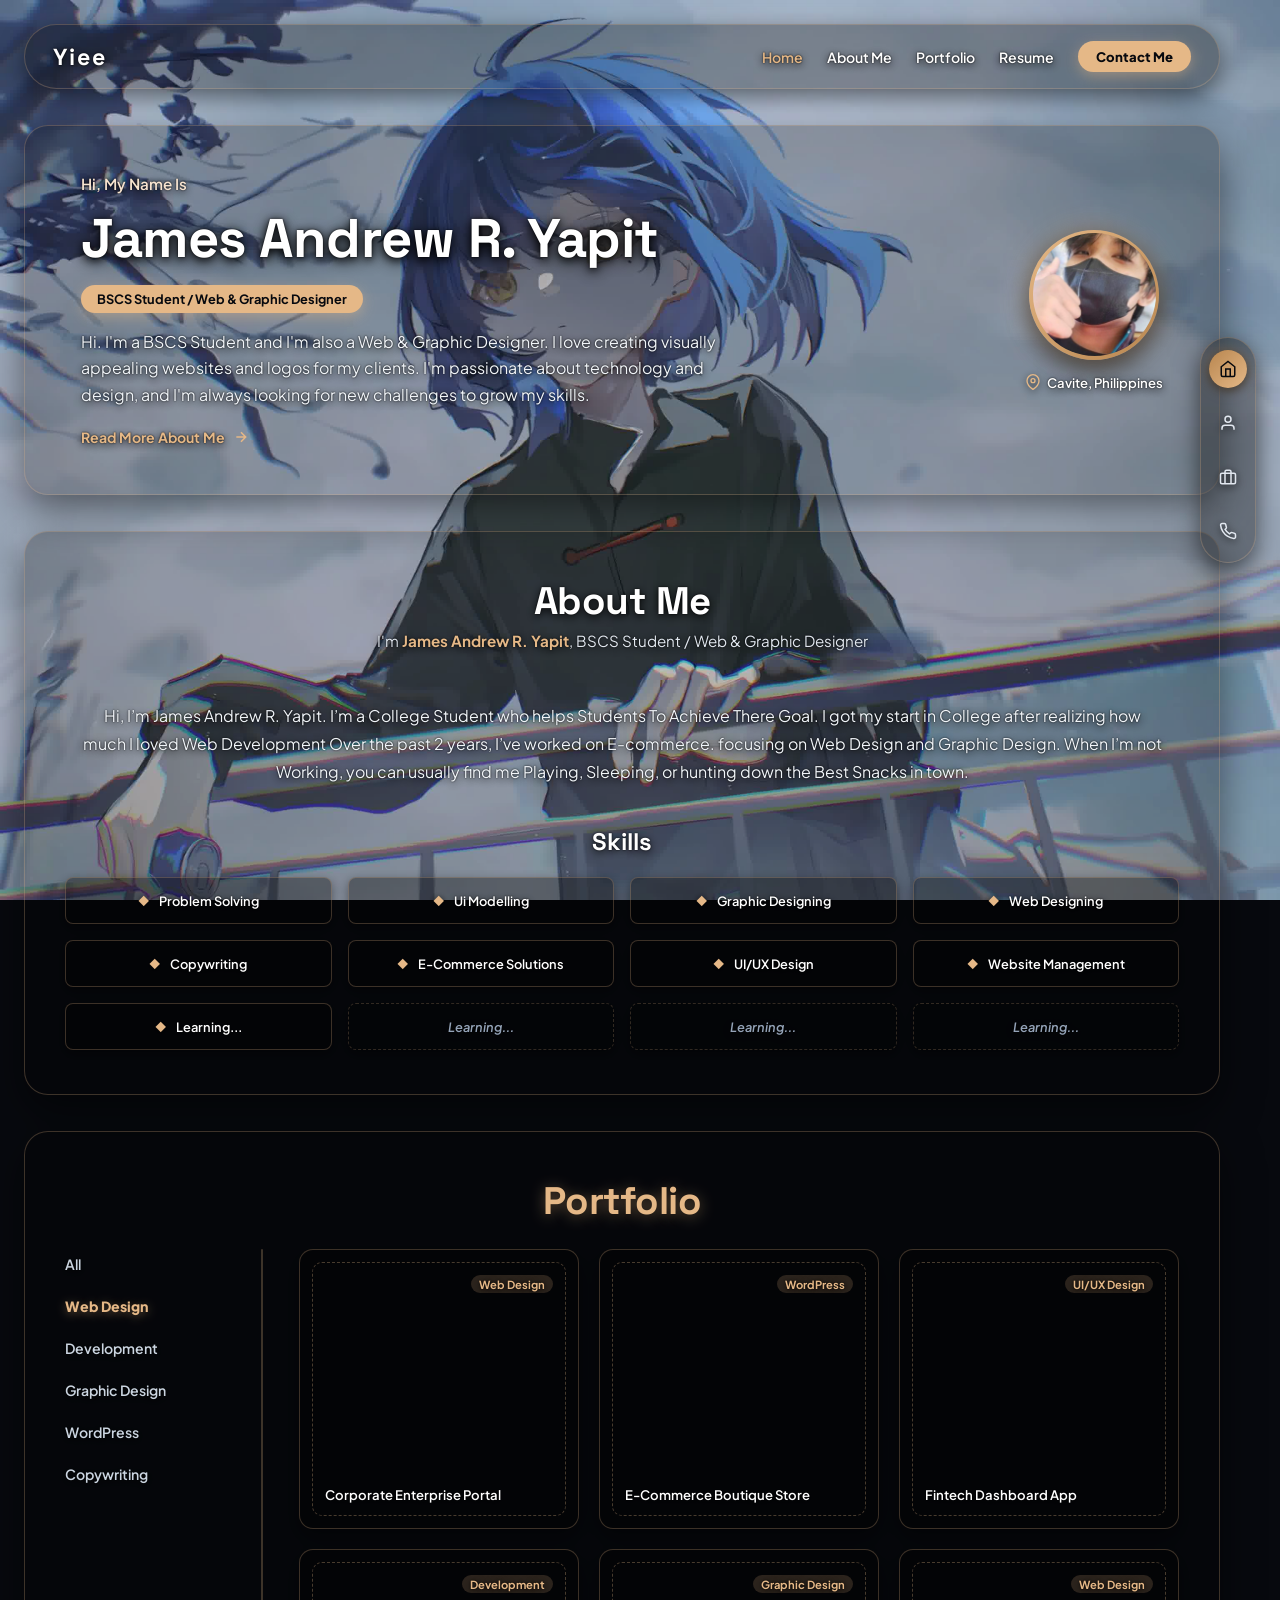
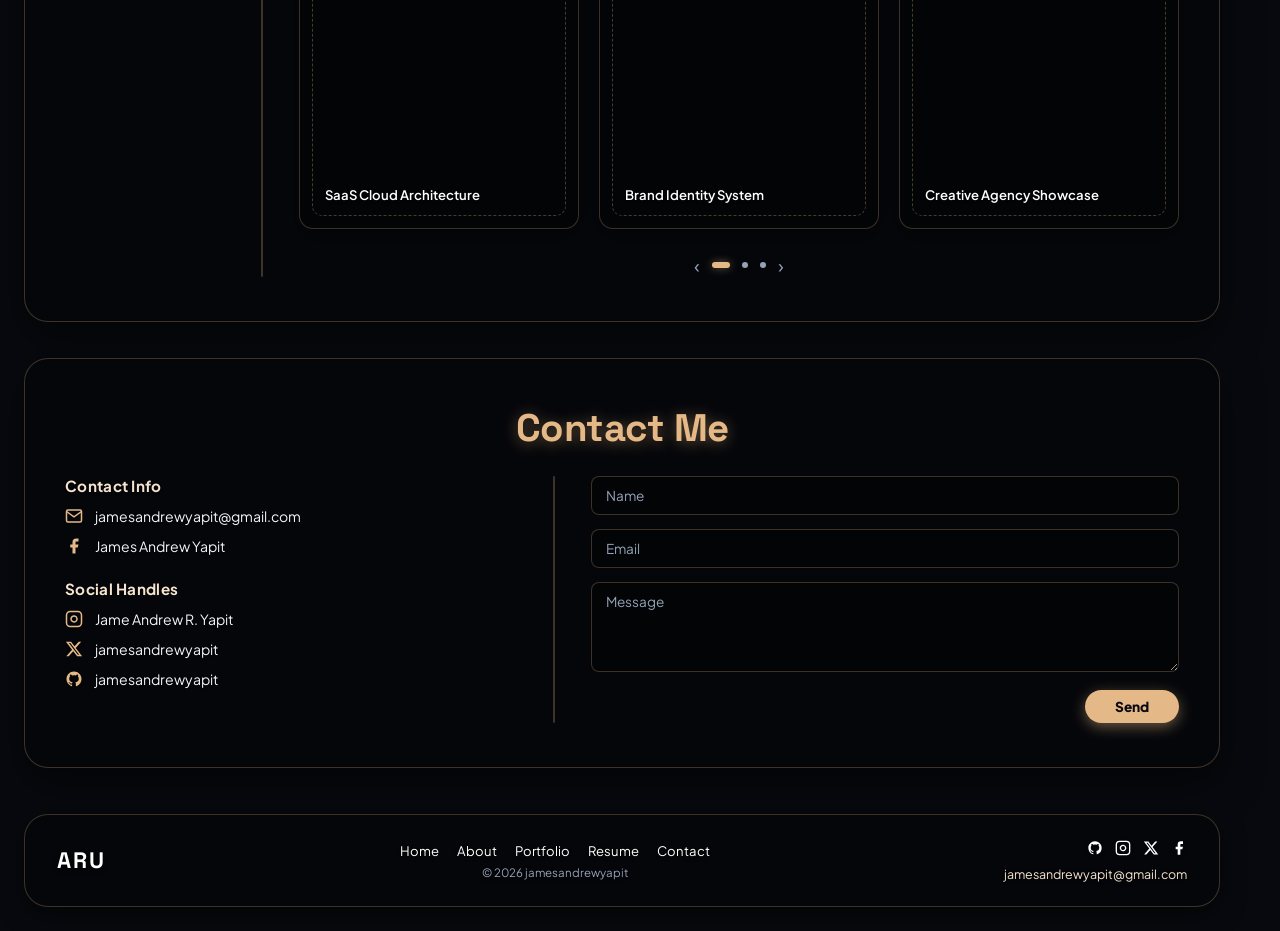
<file: index.html>
<!DOCTYPE html>
<html lang="en">

<head>
  <meta charset="UTF-8" />
  <meta name="viewport" content="width=device-width, initial-scale=1.0, maximum-scale=1.0, user-scalable=no" />
  <title>Website Portfolio</title>
  <link rel="preconnect" href="https://fonts.googleapis.com">
  <link rel="preconnect" href="https://fonts.gstatic.com" crossorigin>
  <link
    href="https://fonts.googleapis.com/css2?family=Plus+Jakarta+Sans:wght@300;400;500;600;700;800&family=Space+Grotesk:wght@500;600;700;800&display=swap"
    rel="stylesheet">
  <link rel="stylesheet" href="style.css" />
</head>

<body>
  <!-- Fixed Scroll Animation Canvas (Background) -->
  <canvas id="canvas"></canvas>

  <!-- Floating Right Quick Navigation Dock -->
  <nav class="floating-side-nav" aria-label="Quick Navigation">
    <a href="#hero" class="side-nav-item active" title="Home" aria-label="Home">
      <svg viewBox="0 0 24 24" width="18" height="18" fill="none" stroke="currentColor" stroke-width="2">
        <path d="M3 9l9-7 9 7v11a2 2 0 0 1-2 2H5a2 2 0 0 1-2-2z" />
        <polyline points="9 22 9 12 15 12 15 22" />
      </svg>
    </a>
    <a href="#about" class="side-nav-item" title="About & Skills" aria-label="About & Skills">
      <svg viewBox="0 0 24 24" width="18" height="18" fill="none" stroke="currentColor" stroke-width="2">
        <path d="M20 21v-2a4 4 0 0 0-4-4H8a4 4 0 0 0-4 4v2" />
        <circle cx="12" cy="7" r="4" />
      </svg>
    </a>
    <a href="#portfolio" class="side-nav-item" title="Portfolio" aria-label="Portfolio">
      <svg viewBox="0 0 24 24" width="18" height="18" fill="none" stroke="currentColor" stroke-width="2">
        <rect x="2" y="7" width="20" height="14" rx="2" ry="2" />
        <path d="M16 21V5a2 2 0 0 0-2-2h-4a2 2 0 0 0-2 2v16" />
      </svg>
    </a>
    <a href="#contact" class="side-nav-item" title="Contact Me" aria-label="Contact Me">
      <svg viewBox="0 0 24 24" width="18" height="18" fill="none" stroke="currentColor" stroke-width="2">
        <path
          d="M22 16.92v3a2 2 0 0 1-2.18 2 19.79 19.79 0 0 1-8.63-3.07 19.5 19.5 0 0 1-6-6 19.79 19.79 0 0 1-3.07-8.67A2 2 0 0 1 4.11 2h3a2 2 0 0 1 2 1.72 12.84 12.84 0 0 0 .7 2.81 2 2 0 0 1-.45 2.11L8.09 9.91a16 16 0 0 0 6 6l1.27-1.27a2 2 0 0 1 2.11-.45 12.84 12.84 0 0 0 2.81.7A2 2 0 0 1 22 16.92z" />
      </svg>
    </a>
  </nav>

  <!-- Scrollable Content Wrapper -->
  <div id="scroll-track">
    <div class="content-container">

      <!-- TOP NAVBAR -->
      <header class="navbar-wrapper">
        <a href="#hero" class="brand-logo">Yiee</a>
        <nav class="nav-links">
          <a href="#hero" class="nav-link active">Home</a>
          <a href="#about" class="nav-link">About Me</a>
          <a href="#portfolio" class="nav-link">Portfolio</a>
          <a href="resume.html" class="nav-link">Resume</a>
          <a href="#contact" class="nav-btn-contact">Contact Me</a>
        </nav>
      </header>

      <!-- SECTION 1: HERO SECTION -->
      <section class="section-card hero-section" id="hero">
        <div class="hero-left-content">
          <p class="hero-greeting">Hi, My Name Is</p>
          <h1 class="hero-title">James Andrew R. Yapit</h1>
          <div class="hero-badge">
            <span>BSCS Student / Web & Graphic Designer</span>
          </div>
          <p class="hero-bio">
            Hi. I'm a BSCS Student and I'm also a Web & Graphic Designer. I love creating visually appealing
            websites and logos for my clients. I'm passionate about technology and design, and I'm always looking for
            new challenges to grow my skills.
          </p>
          <a href="#about" class="hero-cta-link">
            <span>Read More About Me</span>
            <svg viewBox="0 0 24 24" width="16" height="16" fill="none" stroke="currentColor" stroke-width="2.2">
              <path d="M5 12h14M12 5l7 7-7 7" />
            </svg>
          </a>
        </div>

        <div class="hero-right-content">
          <div class="profile-glow-ring">
            <img src="profile.jpg?v=2" alt="James Andrew Yapit" class="profile-photo" />
          </div>
          <div class="location-tag">
            <svg viewBox="0 0 24 24" width="16" height="16" fill="none" stroke="currentColor" stroke-width="2">
              <path d="M21 10c0 7-9 13-9 13s-9-6-9-13a9 9 0 0 1 18 0z" />
              <circle cx="12" cy="10" r="3" />
            </svg>
            <span>Cavite, Philippines</span>
          </div>
        </div>
      </section>

      <!-- SECTION 2: ABOUT ME & SKILLS -->
      <section class="section-card about-section" id="about">
        <div class="section-header">
          <h2 class="section-title">About Me</h2>
          <p class="section-subtitle">
            I'm <span class="highlight-gold">James Andrew R. Yapit</span>, BSCS Student / Web & Graphic Designer
          </p>
        </div>

        <p class="about-description">
          Hi, I’m James Andrew R. Yapit. I’m a College Student who helps Students To Achieve There Goal.
          I got my start in College after realizing how much I loved Web Development Over the past 2 years, I’ve
          worked on E-commerce. focusing on Web Design and Graphic Design.
          When I’m not Working, you can usually find me Playing, Sleeping, or hunting down the Best Snacks in town.
        </p>

        <!-- SKILLS SUBSECTION -->
        <div class="skills-block">
          <h3 class="skills-heading">Skills</h3>

          <div class="skills-grid">
            <!-- Row 1 -->
            <div class="skill-badge">
              <span class="skill-icon">◆</span>
              <span class="skill-text">Problem Solving</span>
            </div>
            <div class="skill-badge">
              <span class="skill-icon">◆</span>
              <span class="skill-text">Ui Modelling</span>
            </div>
            <div class="skill-badge">
              <span class="skill-icon">◆</span>
              <span class="skill-text">Graphic Designing</span>
            </div>
            <div class="skill-badge">
              <span class="skill-icon">◆</span>
              <span class="skill-text">Web Designing</span>
            </div>

            <!-- Row 2 -->
            <div class="skill-badge">
              <span class="skill-icon">◆</span>
              <span class="skill-text">Copywriting</span>
            </div>
            <div class="skill-badge">
              <span class="skill-icon">◆</span>
              <span class="skill-text">E-Commerce Solutions</span>
            </div>
            <div class="skill-badge">
              <span class="skill-icon">◆</span>
              <span class="skill-text">UI/UX Design</span>
            </div>
            <div class="skill-badge">
              <span class="skill-icon">◆</span>
              <span class="skill-text">Website Management</span>
            </div>

            <!-- Row 3 -->
            <div class="skill-badge">
              <span class="skill-icon">◆</span>
              <span class="skill-text">Learning...</span>
            </div>
            <div class="skill-badge skill-learning">
              <span class="skill-text">Learning...</span>
            </div>
            <div class="skill-badge skill-learning">
              <span class="skill-text">Learning...</span>
            </div>
            <div class="skill-badge skill-learning">
              <span class="skill-text">Learning...</span>
            </div>
          </div>
        </div>
      </section>

      <!-- SECTION 3: PORTFOLIO -->
      <section class="section-card portfolio-section" id="portfolio">
        <div class="section-header">
          <h2 class="section-title text-gold">Portfolio</h2>
        </div>

        <div class="portfolio-container">
          <!-- Filter Categories Sidebar -->
          <div class="portfolio-categories">
            <button class="category-btn" data-category="all">All</button>
            <button class="category-btn active" data-category="web-design">Web Design</button>
            <button class="category-btn" data-category="development">Development</button>
            <button class="category-btn" data-category="graphic-design">Graphic Design</button>
            <button class="category-btn" data-category="wordpress">WordPress</button>
            <button class="category-btn" data-category="copywriting">Copywriting</button>
          </div>

          <!-- Divider -->
          <div class="category-divider"></div>

          <!-- Project Showcase Grid (6 Cards) -->
          <div class="portfolio-grid-wrapper">
            <div class="portfolio-grid">
              <div class="project-card">
                <div class="project-card-inner">
                  <div class="project-preview-mockup">
                    <span class="project-tag">Web Design</span>
                  </div>
                  <div class="project-details">
                    <h4 class="project-title">Corporate Enterprise Portal</h4>
                  </div>
                </div>
              </div>

              <div class="project-card">
                <div class="project-card-inner">
                  <div class="project-preview-mockup">
                    <span class="project-tag">WordPress</span>
                  </div>
                  <div class="project-details">
                    <h4 class="project-title">E-Commerce Boutique Store</h4>
                  </div>
                </div>
              </div>

              <div class="project-card">
                <div class="project-card-inner">
                  <div class="project-preview-mockup">
                    <span class="project-tag">UI/UX Design</span>
                  </div>
                  <div class="project-details">
                    <h4 class="project-title">Fintech Dashboard App</h4>
                  </div>
                </div>
              </div>

              <div class="project-card">
                <div class="project-card-inner">
                  <div class="project-preview-mockup">
                    <span class="project-tag">Development</span>
                  </div>
                  <div class="project-details">
                    <h4 class="project-title">SaaS Cloud Architecture</h4>
                  </div>
                </div>
              </div>

              <div class="project-card">
                <div class="project-card-inner">
                  <div class="project-preview-mockup">
                    <span class="project-tag">Graphic Design</span>
                  </div>
                  <div class="project-details">
                    <h4 class="project-title">Brand Identity System</h4>
                  </div>
                </div>
              </div>

              <div class="project-card">
                <div class="project-card-inner">
                  <div class="project-preview-mockup">
                    <span class="project-tag">Web Design</span>
                  </div>
                  <div class="project-details">
                    <h4 class="project-title">Creative Agency Showcase</h4>
                  </div>
                </div>
              </div>
            </div>

            <!-- Pagination Dots Indicator -->
            <div class="portfolio-pagination">
              <span class="pagination-arrow">&lsaquo;</span>
              <span class="pagination-dot active"></span>
              <span class="pagination-dot"></span>
              <span class="pagination-dot"></span>
              <span class="pagination-arrow">&rsaquo;</span>
            </div>
          </div>
        </div>
      </section>

      <!-- SECTION 4: CONTACT ME -->
      <section class="section-card contact-section" id="contact">
        <div class="section-header">
          <h2 class="section-title text-gold">Contact Me</h2>
        </div>

        <div class="contact-grid">
          <!-- Left Column: Info & Handles -->
          <div class="contact-info-col">
            <div class="info-group">
              <h3 class="info-heading">Contact Info</h3>
              <a href="mailto:jamesandrewyapit@gmai.com" class="info-item">
                <svg viewBox="0 0 24 24" width="18" height="18" fill="none" stroke="currentColor" stroke-width="2">
                  <path d="M4 4h16c1.1 0 2 .9 2 2v12c0 1.1-.9 2-2 2H4c-1.1 0-2-.9-2-2V6c0-1.1.9-2 2-2z" />
                  <polyline points="22,6 12,13 2,6" />
                </svg>
                <span>jamesandrewyapit@gmail.com</span>
              </a>
              <a href="https://facebook.com" target="_blank" rel="noopener noreferrer" class="info-item">
                <svg viewBox="0 0 24 24" width="18" height="18" fill="currentColor">
                  <path d="M18 2h-3a5 5 0 0 0-5 5v3H7v4h3v8h4v-8h3l1-4h-4V7a1 1 0 0 1 1-1h3z" />
                </svg>
                <span>James Andrew Yapit</span>
              </a>
            </div>

            <div class="info-group">
              <h3 class="info-heading">Social Handles</h3>
              <a href="https://instagram.com" target="_blank" rel="noopener noreferrer" class="info-item">
                <svg viewBox="0 0 24 24" width="18" height="18" fill="none" stroke="currentColor" stroke-width="2">
                  <rect x="2" y="2" width="20" height="20" rx="5" ry="5" />
                  <path d="M16 11.37A4 4 0 1 1 12.63 8 4 4 0 0 1 16 11.37z" />
                  <line x1="17.5" y1="6.5" x2="17.51" y2="6.5" />
                </svg>
                <span>Jame Andrew R. Yapit</span>
              </a>
              <a href="https://twitter.com" target="_blank" rel="noopener noreferrer" class="info-item">
                <svg viewBox="0 0 24 24" width="18" height="18" fill="currentColor">
                  <path
                    d="M18.244 2.25h3.308l-7.227 8.26 8.502 11.24H16.17l-5.214-6.817L4.99 21.75H1.68l7.73-8.835L1.254 2.25H8.08l4.713 6.231zm-1.161 17.52h1.833L7.084 4.126H5.117z" />
                </svg>
                <span>jamesandrewyapit</span>
              </a>
              <a href="https://github.com" target="_blank" rel="noopener noreferrer" class="info-item">
                <svg viewBox="0 0 24 24" width="18" height="18" fill="currentColor">
                  <path fill-rule="evenodd" clip-rule="evenodd"
                    d="M12 2C6.477 2 2 6.484 2 12.017c0 4.425 2.865 8.18 6.839 9.504.5.092.682-.217.682-.483 0-.237-.008-.868-.013-1.703-2.782.605-3.369-1.343-3.369-1.343-.454-1.158-1.11-1.466-1.11-1.466-.908-.62.069-.608.069-.608 1.003.07 1.53 1.032 1.53 1.032.892 1.53 2.341 1.088 2.91.832.092-.647.35-1.088.636-1.338-2.22-.253-4.555-1.113-4.555-4.951 0-1.093.39-1.988 1.029-2.688-.103-.253-.446-1.272.098-2.65 0 0 .84-.27 2.75 1.026A9.564 9.564 0 0112 6.844c.85.004 1.705.115 2.504.337 1.909-1.296 2.747-1.027 2.747-1.027.546 1.379.202 2.398.1 2.651.64.7 1.028 1.595 1.028 2.688 0 3.848-2.339 4.695-4.566 4.943.359.309.678.92.678 1.855 0 1.338-.012 2.419-.012 2.747 0 .268.18.58.688.482A10.019 10.019 0 0022 12.017C22 6.484 17.522 2 12 2z" />
                </svg>
                <span>jamesandrewyapit</span>
              </a>
            </div>
          </div>

          <!-- Vertical Split Line -->
          <div class="contact-divider"></div>

          <!-- Right Column: Interactive Form -->
          <form class="contact-form" id="contact-form"
            onsubmit="event.preventDefault(); alert('Message sent successfully!');">
            <div class="form-group">
              <label for="name" class="visually-hidden">Name</label>
              <input type="text" id="name" name="name" placeholder="Name" required class="form-input" />
            </div>

            <div class="form-group">
              <label for="email" class="visually-hidden">Email</label>
              <input type="email" id="email" name="email" placeholder="Email" required class="form-input" />
            </div>

            <div class="form-group">
              <label for="message" class="visually-hidden">Message</label>
              <textarea id="message" name="message" rows="4" placeholder="Message" required
                class="form-input form-textarea"></textarea>
            </div>

            <button type="submit" class="form-submit-btn">Send</button>
          </form>
        </div>
      </section>

      <!-- FOOTER -->
      <footer class="footer-wrapper">
        <div class="footer-left">
          <span class="footer-logo">ARU</span>
        </div>

        <div class="footer-center">
          <div class="footer-nav">
            <a href="#hero">Home</a>
            <a href="#about">About</a>
            <a href="#portfolio">Portfolio</a>
            <a href="resume.html">Resume</a>
            <a href="#contact">Contact</a>
          </div>
          <p class="footer-copyright">&copy; 2026 jamesandrewyapit</p>
        </div>

        <div class="footer-right">
          <div class="footer-social-icons">
            <a href="https://github.com" aria-label="GitHub" class="footer-social-link">
              <svg viewBox="0 0 24 24" width="16" height="16" fill="currentColor">
                <path fill-rule="evenodd" clip-rule="evenodd"
                  d="M12 2C6.477 2 2 6.484 2 12.017c0 4.425 2.865 8.18 6.839 9.504.5.092.682-.217.682-.483 0-.237-.008-.868-.013-1.703-2.782.605-3.369-1.343-3.369-1.343-.454-1.158-1.11-1.466-1.11-1.466-.908-.62.069-.608.069-.608 1.003.07 1.53 1.032 1.53 1.032.892 1.53 2.341 1.088 2.91.832.092-.647.35-1.088.636-1.338-2.22-.253-4.555-1.113-4.555-4.951 0-1.093.39-1.988 1.029-2.688-.103-.253-.446-1.272.098-2.65 0 0 .84-.27 2.75 1.026A9.564 9.564 0 0112 6.844c.85.004 1.705.115 2.504.337 1.909-1.296 2.747-1.027 2.747-1.027.546 1.379.202 2.398.1 2.651.64.7 1.028 1.595 1.028 2.688 0 3.848-2.339 4.695-4.566 4.943.359.309.678.92.678 1.855 0 1.338-.012 2.419-.012 2.747 0 .268.18.58.688.482A10.019 10.019 0 0022 12.017C22 6.484 17.522 2 12 2z" />
              </svg>
            </a>
            <a href="https://instagram.com" aria-label="Instagram" class="footer-social-link">
              <svg viewBox="0 0 24 24" width="16" height="16" fill="none" stroke="currentColor" stroke-width="2">
                <rect x="2" y="2" width="20" height="20" rx="5" ry="5" />
                <path d="M16 11.37A4 4 0 1 1 12.63 8 4 4 0 0 1 16 11.37z" />
                <line x1="17.5" y1="6.5" x2="17.51" y2="6.5" />
              </svg>
            </a>
            <a href="https://twitter.com" aria-label="Twitter" class="footer-social-link">
              <svg viewBox="0 0 24 24" width="16" height="16" fill="currentColor">
                <path
                  d="M18.244 2.25h3.308l-7.227 8.26 8.502 11.24H16.17l-5.214-6.817L4.99 21.75H1.68l7.73-8.835L1.254 2.25H8.08l4.713 6.231zm-1.161 17.52h1.833L7.084 4.126H5.117z" />
              </svg>
            </a>
            <a href="https://facebook.com" aria-label="Facebook" class="footer-social-link">
              <svg viewBox="0 0 24 24" width="16" height="16" fill="currentColor">
                <path d="M18 2h-3a5 5 0 0 0-5 5v3H7v4h3v8h4v-8h3l1-4h-4V7a1 1 0 0 1 1-1h3z" />
              </svg>
            </a>
          </div>
          <a href="mailto:jamesandrewyapit@gmail.com" class="footer-email">jamesandrewyapit@gmail.com</a>
        </div>
      </footer>

    </div>
  </div>

  <script src="script.js"></script>
</body>

</html>
</file>
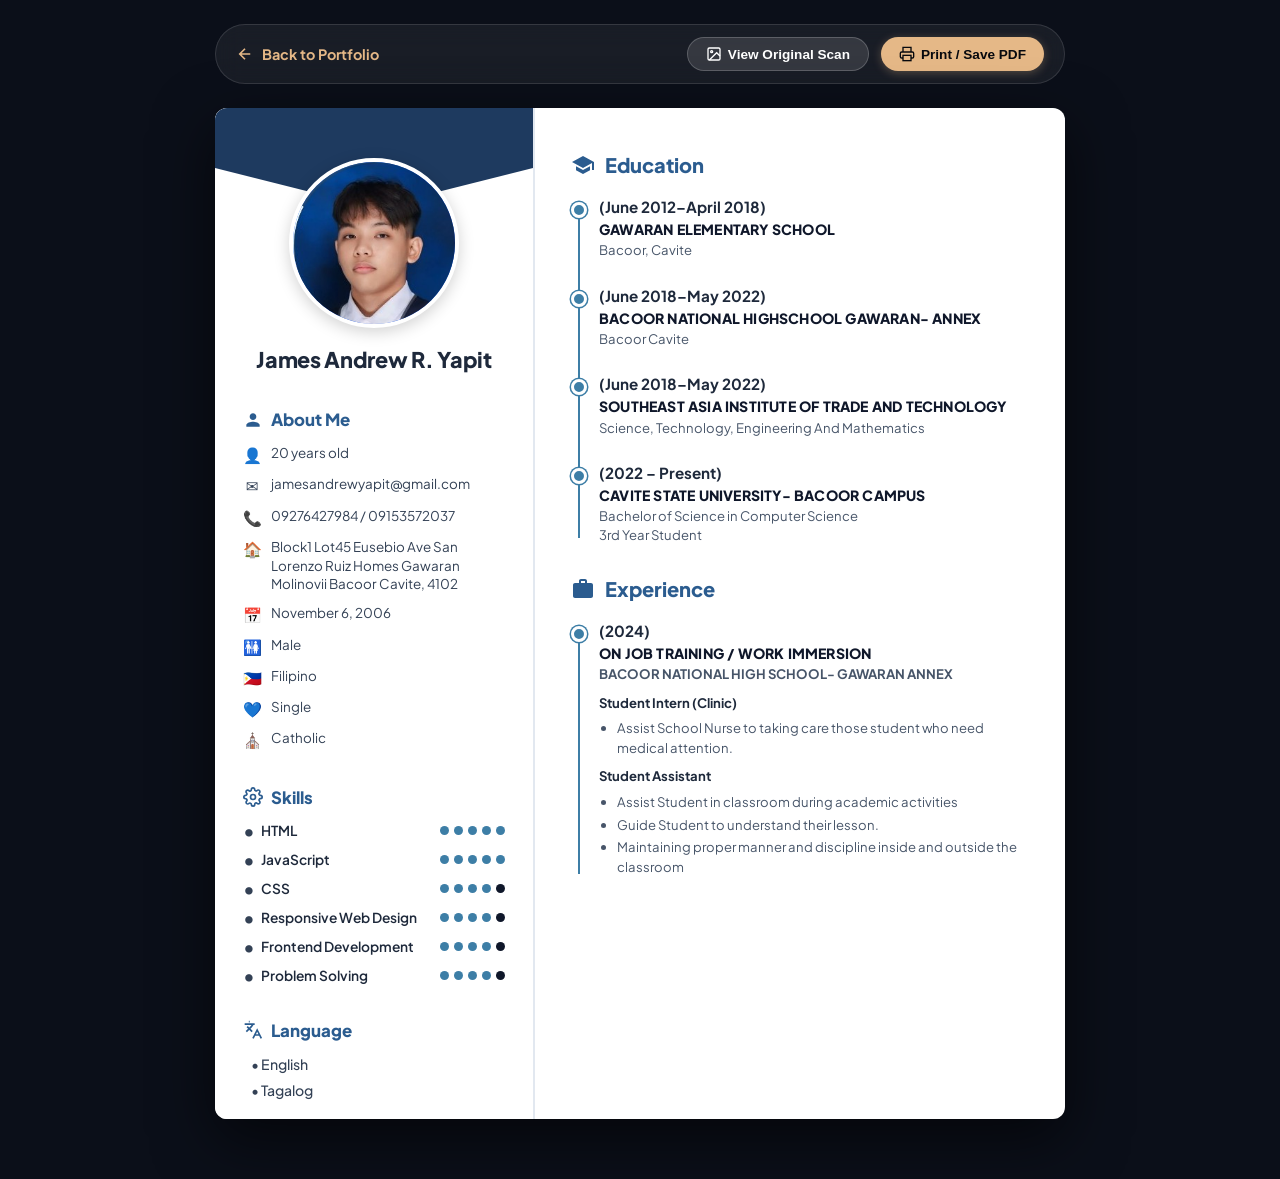
<file: resume.html>
<!DOCTYPE html>
<html lang="en">
<head>
  <meta charset="UTF-8" />
  <meta name="viewport" content="width=device-width, initial-scale=1.0" />
  <title>Resume — James Andrew R. Yapit</title>
  <link rel="preconnect" href="https://fonts.googleapis.com">
  <link rel="preconnect" href="https://fonts.gstatic.com" crossorigin>
  <link href="https://fonts.googleapis.com/css2?family=Plus+Jakarta+Sans:wght@300;400;500;600;700;800&family=Space+Grotesk:wght@600;700&display=swap" rel="stylesheet">
  <style>
    *, *::before, *::after {
      margin: 0;
      padding: 0;
      box-sizing: border-box;
    }

    :root {
      --primary-navy: #1e3a5f;
      --accent-blue: #2b5c8f;
      --teal-blue: #3d7ea6;
      --text-dark: #222b45;
      --text-muted: #556987;
      --bg-page: #0b0f19;
      --bg-sheet: #ffffff;
      --dot-active: #3d7ea6;
      --dot-inactive: #222b45;
      --timeline-line: #cbd5e1;
    }

    body {
      background-color: var(--bg-page);
      font-family: 'Plus Jakarta Sans', system-ui, -apple-system, sans-serif;
      color: var(--text-dark);
      min-height: 100vh;
      display: flex;
      flex-direction: column;
      align-items: center;
      padding: 24px 16px 60px;
    }

    /* Top Action Bar */
    .top-action-bar {
      width: 100%;
      max-width: 850px;
      display: flex;
      justify-content: space-between;
      align-items: center;
      margin-bottom: 24px;
      padding: 12px 20px;
      background: rgba(255, 255, 255, 0.06);
      border: 1px solid rgba(255, 255, 255, 0.12);
      border-radius: 9999px;
      backdrop-filter: blur(12px);
    }

    .back-btn {
      display: inline-flex;
      align-items: center;
      gap: 8px;
      color: #e5b887;
      text-decoration: none;
      font-size: 0.9rem;
      font-weight: 700;
      transition: all 0.2s;
    }

    .back-btn:hover {
      color: #f7e4d0;
      transform: translateX(-3px);
    }

    .action-group {
      display: flex;
      gap: 12px;
    }

    .action-btn {
      padding: 8px 18px;
      border-radius: 9999px;
      font-size: 0.85rem;
      font-weight: 700;
      cursor: pointer;
      border: none;
      transition: all 0.2s;
      display: inline-flex;
      align-items: center;
      gap: 6px;
    }

    .btn-print {
      background: #e5b887;
      color: #07090e;
      box-shadow: 0 2px 10px rgba(229, 184, 135, 0.3);
    }

    .btn-print:hover {
      background: #f7e4d0;
      transform: translateY(-1px);
    }

    .btn-toggle-img {
      background: rgba(255, 255, 255, 0.12);
      color: #ffffff;
      border: 1px solid rgba(255, 255, 255, 0.2);
    }

    .btn-toggle-img:hover {
      background: rgba(255, 255, 255, 0.2);
    }

    /* Resume Document Sheet */
    .resume-sheet {
      width: 100%;
      max-width: 850px;
      background: var(--bg-sheet);
      border-radius: 12px;
      box-shadow: 0 20px 60px rgba(0, 0, 0, 0.6);
      overflow: hidden;
      display: grid;
      grid-template-columns: 320px 1fr;
      position: relative;
    }

    /* Left Column */
    .left-col {
      background: #ffffff;
      border-right: 2px solid #e2e8f0;
      display: flex;
      flex-direction: column;
      position: relative;
    }

    .left-col-header {
      position: relative;
      background: #ffffff;
      padding: 40px 24px 20px;
      display: flex;
      flex-direction: column;
      align-items: center;
      text-align: center;
    }

    .header-geo-bg {
      position: absolute;
      top: 0;
      left: 0;
      width: 100%;
      height: 100px;
      background: #1e3a5f;
      clip-path: polygon(0 0, 100% 0, 100% 60%, 50% 100%, 0 60%);
      z-index: 1;
    }

    .profile-photo-container {
      position: relative;
      z-index: 2;
      width: 170px;
      height: 170px;
      border-radius: 50%;
      border: 4px solid #ffffff;
      box-shadow: 0 4px 16px rgba(0, 0, 0, 0.18);
      overflow: hidden;
      background: #2563eb;
      margin-top: 10px;
    }

    .profile-photo-container img {
      width: 100%;
      height: 100%;
      object-fit: cover;
      display: block;
    }

    .candidate-name {
      font-size: 1.35rem;
      font-weight: 800;
      color: #1e293b;
      margin-top: 18px;
      letter-spacing: -0.3px;
    }

    .left-section-block {
      padding: 16px 28px 20px;
    }

    .section-title-badge {
      display: inline-flex;
      align-items: center;
      gap: 8px;
      font-size: 1.05rem;
      font-weight: 800;
      color: #2b5c8f;
      margin-bottom: 14px;
    }

    .section-title-badge svg {
      color: #2b5c8f;
    }

    /* About Me List */
    .about-list {
      display: flex;
      flex-direction: column;
      gap: 10px;
      font-size: 0.84rem;
      color: #334155;
    }

    .about-item {
      display: flex;
      align-items: flex-start;
      gap: 10px;
      line-height: 1.4;
    }

    .about-icon {
      font-size: 0.95rem;
      flex-shrink: 0;
      width: 18px;
      text-align: center;
    }

    .about-item a {
      color: inherit;
      text-decoration: none;
    }

    .about-item a:hover {
      color: #2563eb;
    }

    /* Skills List */
    .skills-list {
      display: flex;
      flex-direction: column;
      gap: 12px;
      font-size: 0.86rem;
      color: #1e293b;
      font-weight: 600;
    }

    .skill-row {
      display: flex;
      justify-content: space-between;
      align-items: center;
    }

    .skill-name-wrap {
      display: flex;
      align-items: center;
      gap: 6px;
    }

    .skill-bullet {
      font-size: 1.2rem;
      line-height: 0;
      color: #334155;
    }

    .skill-dots {
      display: flex;
      gap: 5px;
    }

    .skill-dot {
      width: 9px;
      height: 9px;
      border-radius: 50%;
      background: #cbd5e1;
    }

    .skill-dot.active {
      background: #3d7ea6;
    }

    .skill-dot.dark {
      background: #0f172a;
    }

    /* Language List */
    .language-list {
      display: flex;
      flex-direction: column;
      gap: 8px;
      font-size: 0.88rem;
      color: #334155;
      font-weight: 500;
      padding-left: 8px;
    }

    .language-item {
      display: flex;
      align-items: center;
      gap: 8px;
    }

    /* Right Column (Timeline) */
    .right-col {
      padding: 44px 36px 40px;
      display: flex;
      flex-direction: column;
      gap: 32px;
    }

    .timeline-section-title {
      display: flex;
      align-items: center;
      gap: 10px;
      font-size: 1.25rem;
      font-weight: 800;
      color: #2b5c8f;
      margin-bottom: 20px;
    }

    .timeline-section-title svg {
      color: #2b5c8f;
    }

    .timeline-track {
      position: relative;
      padding-left: 28px;
      display: flex;
      flex-direction: column;
      gap: 26px;
    }

    .timeline-track::before {
      content: '';
      position: absolute;
      top: 6px;
      bottom: 6px;
      left: 7px;
      width: 2px;
      background: #3d7ea6;
    }

    .timeline-item {
      position: relative;
    }

    .timeline-bullet {
      position: absolute;
      left: -28px;
      top: 5px;
      width: 16px;
      height: 16px;
      border-radius: 50%;
      background: #3d7ea6;
      border: 3px solid #ffffff;
      box-shadow: 0 0 0 1.5px #3d7ea6;
    }

    .timeline-dates {
      font-size: 0.95rem;
      font-weight: 700;
      color: #1e293b;
      margin-bottom: 4px;
    }

    .timeline-org {
      font-size: 0.88rem;
      font-weight: 800;
      color: #0f172a;
      text-transform: uppercase;
      letter-spacing: 0.2px;
      line-height: 1.3;
    }

    .timeline-subtext {
      font-size: 0.82rem;
      color: #475569;
      margin-top: 3px;
      line-height: 1.4;
    }

    .timeline-bullet-list {
      margin-top: 6px;
      padding-left: 18px;
      font-size: 0.82rem;
      color: #475569;
      line-height: 1.5;
    }

    .timeline-bullet-list li {
      margin-bottom: 3px;
    }

    /* Modal / Image View */
    .image-modal-view {
      display: none;
      width: 100%;
      max-width: 850px;
      border-radius: 12px;
      overflow: hidden;
      box-shadow: 0 20px 60px rgba(0, 0, 0, 0.6);
      margin-top: 10px;
    }

    .image-modal-view img {
      width: 100%;
      height: auto;
      display: block;
    }

    /* Print Stylesheet */
    @media print {
      body {
        background: transparent !important;
        padding: 0 !important;
      }
      .top-action-bar {
        display: none !important;
      }
      .resume-sheet {
        box-shadow: none !important;
        max-width: 100% !important;
        border-radius: 0 !important;
      }
    }

    @media (max-width: 720px) {
      .resume-sheet {
        grid-template-columns: 1fr;
      }
      .left-col {
        border-right: none;
        border-bottom: 2px solid #e2e8f0;
      }
    }
  </style>
</head>
<body>

  <!-- Top Action Bar -->
  <nav class="top-action-bar">
    <a href="index.html" class="back-btn">
      <svg viewBox="0 0 24 24" width="18" height="18" fill="none" stroke="currentColor" stroke-width="2.2">
        <path d="M19 12H5M12 19l-7-7 7-7"/>
      </svg>
      <span>Back to Portfolio</span>
    </a>
    <div class="action-group">
      <button class="action-btn btn-toggle-img" id="toggleImgBtn">
        <svg viewBox="0 0 24 24" width="16" height="16" fill="none" stroke="currentColor" stroke-width="2">
          <rect x="3" y="3" width="18" height="18" rx="2" ry="2"/>
          <circle cx="8.5" cy="8.5" r="1.5"/>
          <polyline points="21 15 16 10 5 21"/>
        </svg>
        <span>View Original Scan</span>
      </button>
      <button class="action-btn btn-print" onclick="window.print()">
        <svg viewBox="0 0 24 24" width="16" height="16" fill="none" stroke="currentColor" stroke-width="2">
          <polyline points="6 9 6 2 18 2 18 9"/>
          <path d="M6 18H4a2 2 0 0 1-2-2v-5a2 2 0 0 1 2-2h16a2 2 0 0 1 2 2v5a2 2 0 0 1-2 2h-2"/>
          <rect x="6" y="14" width="12" height="8"/>
        </svg>
        <span>Print / Save PDF</span>
      </button>
    </div>
  </nav>

  <!-- HTML Document View -->
  <main class="resume-sheet" id="resumeDoc">
    <!-- LEFT COLUMN -->
    <aside class="left-col">
      <div class="left-col-header">
        <div class="header-geo-bg"></div>
        <div class="profile-photo-container">
          <img src="resume-photo.jpg" alt="James Andrew R. Yapit" />
        </div>
        <h1 class="candidate-name">James Andrew R. Yapit</h1>
      </div>

      <!-- About Me Section -->
      <section class="left-section-block">
        <div class="section-title-badge">
          <svg viewBox="0 0 24 24" width="20" height="20" fill="currentColor">
            <path d="M12 12c2.21 0 4-1.79 4-4s-1.79-4-4-4-4 1.79-4 4 1.79 4 4 4zm0 2c-2.67 0-8 1.34-8 4v2h16v-2c0-2.66-5.33-4-8-4z"/>
          </svg>
          <span>About Me</span>
        </div>

        <div class="about-list">
          <div class="about-item">
            <span class="about-icon">👤</span>
            <span>20 years old</span>
          </div>
          <div class="about-item">
            <span class="about-icon">✉</span>
            <a href="mailto:jamesandrewyapit@gmail.com">jamesandrewyapit@gmail.com</a>
          </div>
          <div class="about-item">
            <span class="about-icon">📞</span>
            <span>09276427984 / 09153572037</span>
          </div>
          <div class="about-item">
            <span class="about-icon">🏠</span>
            <span>Block1 Lot45 Eusebio Ave San Lorenzo Ruiz Homes Gawaran Molinovii Bacoor Cavite, 4102</span>
          </div>
          <div class="about-item">
            <span class="about-icon">📅</span>
            <span>November 6, 2006</span>
          </div>
          <div class="about-item">
            <span class="about-icon">🚻</span>
            <span>Male</span>
          </div>
          <div class="about-item">
            <span class="about-icon">🇵🇭</span>
            <span>Filipino</span>
          </div>
          <div class="about-item">
            <span class="about-icon">💙</span>
            <span>Single</span>
          </div>
          <div class="about-item">
            <span class="about-icon">⛪</span>
            <span>Catholic</span>
          </div>
        </div>
      </section>

      <!-- Skills Section -->
      <section class="left-section-block">
        <div class="section-title-badge">
          <svg viewBox="0 0 24 24" width="20" height="20" fill="none" stroke="currentColor" stroke-width="2">
            <circle cx="12" cy="12" r="3"/>
            <path d="M19.4 15a1.65 1.65 0 0 0 .33 1.82l.06.06a2 2 0 0 1 0 2.83 2 2 0 0 1-2.83 0l-.06-.06a1.65 1.65 0 0 0-1.82-.33 1.65 1.65 0 0 0-1 1.51V21a2 2 0 0 1-2 2 2 2 0 0 1-2-2v-.09A1.65 1.65 0 0 0 9 19.4a1.65 1.65 0 0 0-1.82.33l-.06.06a2 2 0 0 1-2.83 0 2 2 0 0 1 0-2.83l.06-.06a1.65 1.65 0 0 0 .33-1.82 1.65 1.65 0 0 0-1.51-1H3a2 2 0 0 1-2-2 2 2 0 0 1 2-2h.09A1.65 1.65 0 0 0 4.6 9a1.65 1.65 0 0 0-.33-1.82l-.06-.06a2 2 0 0 1 0-2.83 2 2 0 0 1 2.83 0l.06.06a1.65 1.65 0 0 0 1.82.33H9a1.65 1.65 0 0 0 1-1.51V3a2 2 0 0 1 2-2 2 2 0 0 1 2 2v.09a1.65 1.65 0 0 0 1 1.51 1.65 1.65 0 0 0 1.82-.33l.06-.06a2 2 0 0 1 2.83 0 2 2 0 0 1 0 2.83l-.06.06a1.65 1.65 0 0 0-.33 1.82V9a1.65 1.65 0 0 0 1.51 1H21a2 2 0 0 1 2 2 2 2 0 0 1-2 2h-.09a1.65 1.65 0 0 0-1.51 1z"/>
          </svg>
          <span>Skills</span>
        </div>

        <div class="skills-list">
          <div class="skill-row">
            <div class="skill-name-wrap">
              <span class="skill-bullet">•</span>
              <span>HTML</span>
            </div>
            <div class="skill-dots">
              <span class="skill-dot active"></span>
              <span class="skill-dot active"></span>
              <span class="skill-dot active"></span>
              <span class="skill-dot active"></span>
              <span class="skill-dot active"></span>
            </div>
          </div>

          <div class="skill-row">
            <div class="skill-name-wrap">
              <span class="skill-bullet">•</span>
              <span>JavaScript</span>
            </div>
            <div class="skill-dots">
              <span class="skill-dot active"></span>
              <span class="skill-dot active"></span>
              <span class="skill-dot active"></span>
              <span class="skill-dot active"></span>
              <span class="skill-dot active"></span>
            </div>
          </div>

          <div class="skill-row">
            <div class="skill-name-wrap">
              <span class="skill-bullet">•</span>
              <span>CSS</span>
            </div>
            <div class="skill-dots">
              <span class="skill-dot active"></span>
              <span class="skill-dot active"></span>
              <span class="skill-dot active"></span>
              <span class="skill-dot active"></span>
              <span class="skill-dot dark"></span>
            </div>
          </div>

          <div class="skill-row">
            <div class="skill-name-wrap">
              <span class="skill-bullet">•</span>
              <span>Responsive Web Design</span>
            </div>
            <div class="skill-dots">
              <span class="skill-dot active"></span>
              <span class="skill-dot active"></span>
              <span class="skill-dot active"></span>
              <span class="skill-dot active"></span>
              <span class="skill-dot dark"></span>
            </div>
          </div>

          <div class="skill-row">
            <div class="skill-name-wrap">
              <span class="skill-bullet">•</span>
              <span>Frontend Development</span>
            </div>
            <div class="skill-dots">
              <span class="skill-dot active"></span>
              <span class="skill-dot active"></span>
              <span class="skill-dot active"></span>
              <span class="skill-dot active"></span>
              <span class="skill-dot dark"></span>
            </div>
          </div>

          <div class="skill-row">
            <div class="skill-name-wrap">
              <span class="skill-bullet">•</span>
              <span>Problem Solving</span>
            </div>
            <div class="skill-dots">
              <span class="skill-dot active"></span>
              <span class="skill-dot active"></span>
              <span class="skill-dot active"></span>
              <span class="skill-dot active"></span>
              <span class="skill-dot dark"></span>
            </div>
          </div>
        </div>
      </section>

      <!-- Language Section -->
      <section class="left-section-block">
        <div class="section-title-badge">
          <svg viewBox="0 0 24 24" width="20" height="20" fill="none" stroke="currentColor" stroke-width="2">
            <path d="M5 8l6 6M4 14l6-6 2-3M2 5h12M7 2h1M22 22l-5-10-5 10M14 18h6"/>
          </svg>
          <span>Language</span>
        </div>

        <div class="language-list">
          <div class="language-item">
            <span>• English</span>
          </div>
          <div class="language-item">
            <span>• Tagalog</span>
          </div>
        </div>
      </section>
    </aside>

    <!-- RIGHT COLUMN (TIMELINE) -->
    <section class="right-col">
      <!-- Education Block -->
      <div>
        <div class="timeline-section-title">
          <svg viewBox="0 0 24 24" width="24" height="24" fill="currentColor">
            <path d="M12 3L1 9l11 6 9-4.91V17h2V9L12 3zM5 13.18v4L12 21l7-3.82v-4L12 17l-7-3.82z"/>
          </svg>
          <span>Education</span>
        </div>

        <div class="timeline-track">
          <!-- Item 1 -->
          <div class="timeline-item">
            <div class="timeline-bullet"></div>
            <p class="timeline-dates">(June 2012–April 2018)</p>
            <h3 class="timeline-org">GAWARAN ELEMENTARY SCHOOL</h3>
            <p class="timeline-subtext">Bacoor, Cavite</p>
          </div>

          <!-- Item 2 -->
          <div class="timeline-item">
            <div class="timeline-bullet"></div>
            <p class="timeline-dates">(June 2018–May 2022)</p>
            <h3 class="timeline-org">BACOOR NATIONAL HIGHSCHOOL GAWARAN- ANNEX</h3>
            <p class="timeline-subtext">Bacoor Cavite</p>
          </div>

          <!-- Item 3 -->
          <div class="timeline-item">
            <div class="timeline-bullet"></div>
            <p class="timeline-dates">(June 2018–May 2022)</p>
            <h3 class="timeline-org">SOUTHEAST ASIA INSTITUTE OF TRADE AND TECHNOLOGY</h3>
            <p class="timeline-subtext">Science, Technology, Engineering And Mathematics</p>
          </div>

          <!-- Item 4 -->
          <div class="timeline-item">
            <div class="timeline-bullet"></div>
            <p class="timeline-dates">(2022 – Present)</p>
            <h3 class="timeline-org">CAVITE STATE UNIVERSITY- BACOOR CAMPUS</h3>
            <p class="timeline-subtext">Bachelor of Science in Computer Science<br/>3rd Year Student</p>
          </div>
        </div>
      </div>

      <!-- Experience Block -->
      <div>
        <div class="timeline-section-title">
          <svg viewBox="0 0 24 24" width="24" height="24" fill="currentColor">
            <path d="M20 6h-4V4c0-1.11-.89-2-2-2h-4c-1.11 0-2 .89-2 2v2H4c-1.11 0-1.99.89-1.99 2L2 19c0 1.11.89 2 2 2h16c1.11 0 2-.89 2-2V8c0-1.11-.89-2-2-2zm-6 0h-4V4h4v2z"/>
          </svg>
          <span>Experience</span>
        </div>

        <div class="timeline-track">
          <!-- Item 1 -->
          <div class="timeline-item">
            <div class="timeline-bullet"></div>
            <p class="timeline-dates">(2024)</p>
            <h3 class="timeline-org">ON JOB TRAINING / WORK IMMERSION</h3>
            <p class="timeline-subtext"><strong>BACOOR NATIONAL HIGH SCHOOL- GAWARAN ANNEX</strong></p>
            
            <div style="margin-top: 10px;">
              <p class="timeline-subtext" style="font-weight: 700; color: #1e293b;">Student Intern (Clinic)</p>
              <ul class="timeline-bullet-list">
                <li>Assist School Nurse to taking care those student who need medical attention.</li>
              </ul>
            </div>

            <div style="margin-top: 10px;">
              <p class="timeline-subtext" style="font-weight: 700; color: #1e293b;">Student Assistant</p>
              <ul class="timeline-bullet-list">
                <li>Assist Student in classroom during academic activities</li>
                <li>Guide Student to understand their lesson.</li>
                <li>Maintaining proper manner and discipline inside and outside the classroom</li>
              </ul>
            </div>
          </div>
        </div>
      </div>
    </section>
  </main>

  <!-- Original High-Res Image View Container (Toggleable) -->
  <div class="image-modal-view" id="imageScanView">
    <img src="resume-image.jpg" alt="Official Resume - James Andrew R. Yapit" />
  </div>

  <script>
    const toggleBtn = document.getElementById('toggleImgBtn');
    const docView = document.getElementById('resumeDoc');
    const scanView = document.getElementById('imageScanView');
    let showingScan = false;

    toggleBtn.addEventListener('click', () => {
      showingScan = !showingScan;
      if (showingScan) {
        docView.style.display = 'none';
        scanView.style.display = 'block';
        toggleBtn.innerHTML = `
          <svg viewBox="0 0 24 24" width="16" height="16" fill="none" stroke="currentColor" stroke-width="2">
            <path d="M14 2H6a2 2 0 0 0-2 2v16a2 2 0 0 0 2 2h12a2 2 0 0 0 2-2V8z"/>
            <polyline points="14 2 14 8 20 8"/>
            <line x1="16" y1="13" x2="8" y2="13"/>
            <line x1="16" y1="17" x2="8" y2="17"/>
            <polyline points="10 9 9 9 8 9"/>
          </svg>
          <span>View Interactive Layout</span>
        `;
      } else {
        docView.style.display = 'grid';
        scanView.style.display = 'none';
        toggleBtn.innerHTML = `
          <svg viewBox="0 0 24 24" width="16" height="16" fill="none" stroke="currentColor" stroke-width="2">
            <rect x="3" y="3" width="18" height="18" rx="2" ry="2"/>
            <circle cx="8.5" cy="8.5" r="1.5"/>
            <polyline points="21 15 16 10 5 21"/>
          </svg>
          <span>View Original Scan</span>
        `;
      }
    });
  </script>
</body>
</html>
</file>
<file: style.css>
/* ==========================================================================
   Base Styles & Design Tokens (Abdul Rehman Ujjan Portfolio)
   Clean Direct Background - No Blur Layers
   ========================================================================== */
*, *::before, *::after {
  margin: 0;
  padding: 0;
  box-sizing: border-box;
}

:root {
  --gold-primary: #e5b887;
  --gold-light: #f7e4d0;
  --gold-dark: #b8864f;
  --gold-glow: rgba(229, 184, 135, 0.45);
  --gold-subtle: rgba(229, 184, 135, 0.2);
  --bg-dark: #07090e;
  --card-border: rgba(229, 184, 135, 0.25);
  --card-border-hover: rgba(229, 184, 135, 0.65);
  --text-white: #ffffff;
  --text-muted: #e2e8f0;
  --text-dim: #94a3b8;
  --font-main: 'Plus Jakarta Sans', system-ui, -apple-system, sans-serif;
  --font-display: 'Space Grotesk', var(--font-main);
  --radius-sm: 8px;
  --radius-md: 14px;
  --radius-lg: 24px;
  --radius-full: 9999px;
  --text-shadow-contrast: 0 2px 8px rgba(0, 0, 0, 0.9), 0 0 2px rgba(0, 0, 0, 0.95);
}

html {
  scroll-behavior: smooth;
}

body {
  width: 100%;
  min-height: 100%;
  background-color: var(--bg-dark);
  font-family: var(--font-main);
  color: var(--text-white);
  overflow-x: hidden;
  -webkit-font-smoothing: antialiased;
}

/* Custom Scrollbar */
::-webkit-scrollbar {
  width: 6px;
}
::-webkit-scrollbar-track {
  background: transparent;
}
::-webkit-scrollbar-thumb {
  background: var(--gold-dark);
  border-radius: 4px;
}
::-webkit-scrollbar-thumb:hover {
  background: var(--gold-primary);
}

/* ==========================================================================
   Fixed Background Canvas (100% Crisp & Direct)
   ========================================================================== */
#canvas {
  position: fixed;
  top: 0;
  left: 0;
  width: 100vw;
  height: 100vh;
  display: block;
  z-index: 0;
  pointer-events: none;
  background-color: var(--bg-dark);
}

/* Canvas overlay completely disabled */
.canvas-overlay {
  display: none !important;
}

/* ==========================================================================
   Floating Quick Navigation Dock (Right Edge)
   ========================================================================== */
.floating-side-nav {
  position: fixed;
  right: 24px;
  top: 50%;
  transform: translateY(-50%);
  z-index: 100;
  background: rgba(0, 0, 0, 0.35);
  border: 1px solid var(--card-border);
  border-radius: var(--radius-full);
  padding: 12px 8px;
  display: flex;
  flex-direction: column;
  gap: 16px;
  box-shadow: 0 8px 24px rgba(0, 0, 0, 0.6);
}

.side-nav-item {
  width: 38px;
  height: 38px;
  border-radius: 50%;
  color: var(--text-muted);
  display: flex;
  align-items: center;
  justify-content: center;
  text-decoration: none;
  transition: all 0.25s ease;
  filter: drop-shadow(0 2px 4px rgba(0, 0, 0, 0.8));
}

.side-nav-item:hover {
  color: var(--gold-light);
  background: rgba(229, 184, 135, 0.2);
  transform: scale(1.1);
}

.side-nav-item.active {
  background: linear-gradient(135deg, var(--gold-dark), var(--gold-primary));
  color: #07090e;
  box-shadow: 0 0 14px var(--gold-glow);
}

/* ==========================================================================
   Scrollable Track & Layout Wrapper
   ========================================================================== */
#scroll-track {
  position: relative;
  z-index: 10;
  width: 100%;
  padding: 24px 60px 24px 24px;
  display: flex;
  justify-content: center;
}

.content-container {
  width: 100%;
  max-width: 1360px;
  display: flex;
  flex-direction: column;
  gap: 36px;
}

/* ==========================================================================
   TOP NAVBAR (Direct on Background)
   ========================================================================== */
.navbar-wrapper {
  width: 100%;
  display: flex;
  justify-content: space-between;
  align-items: center;
  padding: 16px 28px;
  background: rgba(0, 0, 0, 0.3);
  border: 1px solid var(--card-border);
  border-radius: var(--radius-full);
  box-shadow: 0 8px 24px rgba(0, 0, 0, 0.5);
}

.brand-logo {
  font-family: var(--font-display);
  font-size: 1.45rem;
  font-weight: 800;
  color: var(--text-white);
  text-decoration: none;
  letter-spacing: 2px;
  text-shadow: var(--text-shadow-contrast);
}

.nav-links {
  display: flex;
  align-items: center;
  gap: 24px;
}

.nav-link {
  font-size: 0.88rem;
  font-weight: 600;
  color: var(--text-white);
  text-decoration: none;
  text-shadow: var(--text-shadow-contrast);
  transition: color 0.2s;
}

.nav-link:hover, .nav-link.active {
  color: var(--gold-primary);
}

.nav-btn-contact {
  padding: 7px 18px;
  border-radius: var(--radius-full);
  background: var(--gold-primary);
  color: #07090e;
  font-size: 0.82rem;
  font-weight: 800;
  text-decoration: none;
  box-shadow: 0 4px 14px var(--gold-glow);
  transition: all 0.25s ease;
}

.nav-btn-contact:hover {
  background: var(--gold-light);
  transform: translateY(-2px);
  box-shadow: 0 6px 20px rgba(229, 184, 135, 0.6);
}

/* ==========================================================================
   Section Card Common Styles (Direct Background - No Blur)
   ========================================================================== */
.section-card {
  position: relative;
  background: rgba(0, 0, 0, 0.25);
  border: 1px solid var(--card-border);
  border-radius: var(--radius-lg);
  padding: 44px 40px;
  box-shadow: 0 16px 40px rgba(0, 0, 0, 0.5);
  opacity: 0;
  transform: translateY(30px);
  transition: border-color 0.3s ease, box-shadow 0.3s ease, transform 0.8s cubic-bezier(0.16, 1, 0.3, 1), opacity 0.8s cubic-bezier(0.16, 1, 0.3, 1);
}

.section-card.revealed {
  opacity: 1;
  transform: translateY(0);
}

.section-card:hover {
  border-color: var(--card-border-hover);
  box-shadow: 0 20px 48px rgba(0, 0, 0, 0.6), 0 0 25px rgba(229, 184, 135, 0.15);
}

.section-header {
  text-align: center;
  margin-bottom: 24px;
}

.section-title {
  font-family: var(--font-display);
  font-size: clamp(1.8rem, 4vw, 2.4rem);
  font-weight: 800;
  color: var(--text-white);
  letter-spacing: -0.5px;
  text-shadow: var(--text-shadow-contrast);
}

.section-title.text-gold {
  color: var(--gold-primary);
  text-shadow: 0 2px 14px var(--gold-glow), var(--text-shadow-contrast);
}

.section-subtitle {
  font-size: 0.95rem;
  color: var(--text-muted);
  margin-top: 6px;
  text-shadow: var(--text-shadow-contrast);
}

.highlight-gold {
  color: var(--gold-primary);
  font-weight: 700;
}

/* ==========================================================================
   SECTION 1: HERO
   ========================================================================== */
.hero-section {
  display: flex;
  justify-content: space-between;
  align-items: center;
  gap: 48px;
  padding: 48px 56px;
}

.hero-left-content {
  flex: 1;
  display: flex;
  flex-direction: column;
  gap: 16px;
}

.hero-greeting {
  font-size: 0.95rem;
  color: var(--gold-light);
  font-weight: 600;
  text-shadow: var(--text-shadow-contrast);
}

.hero-title {
  font-family: var(--font-display);
  font-size: clamp(2.4rem, 5vw, 3.4rem);
  font-weight: 800;
  color: var(--text-white);
  line-height: 1.1;
  letter-spacing: -0.5px;
  text-shadow: 0 4px 16px rgba(0, 0, 0, 0.9), var(--text-shadow-contrast);
}

.hero-badge {
  display: inline-block;
  align-self: flex-start;
  padding: 6px 16px;
  border-radius: var(--radius-full);
  background: var(--gold-primary);
  color: #07090e;
  font-size: 0.8rem;
  font-weight: 700;
  box-shadow: 0 4px 14px var(--gold-glow);
}

.hero-bio {
  font-size: 1rem;
  line-height: 1.65;
  color: #f1f5f9;
  max-width: 680px;
  text-shadow: var(--text-shadow-contrast);
}

.hero-cta-link {
  display: inline-flex;
  align-items: center;
  gap: 8px;
  color: var(--gold-primary);
  font-size: 0.88rem;
  font-weight: 700;
  text-decoration: none;
  margin-top: 4px;
  text-shadow: var(--text-shadow-contrast);
  transition: all 0.2s;
}

.hero-cta-link:hover {
  color: var(--gold-light);
  transform: translateX(4px);
}

.hero-right-content {
  display: flex;
  flex-direction: column;
  align-items: center;
  gap: 14px;
}

.profile-glow-ring {
  width: 130px;
  height: 130px;
  border-radius: 50%;
  padding: 3.5px;
  background: linear-gradient(135deg, var(--gold-primary), var(--gold-dark));
  box-shadow: 0 0 30px var(--gold-glow), 0 8px 24px rgba(0, 0, 0, 0.8);
  display: flex;
  align-items: center;
  justify-content: center;
}

.profile-photo {
  width: 100%;
  height: 100%;
  object-fit: cover;
  border-radius: 50%;
  background-color: #07090e;
}

.location-tag {
  display: flex;
  align-items: center;
  gap: 6px;
  font-size: 0.82rem;
  font-weight: 600;
  color: #ffffff;
  text-shadow: var(--text-shadow-contrast);
}

.location-tag svg {
  color: var(--gold-primary);
  filter: drop-shadow(0 2px 4px rgba(0, 0, 0, 0.8));
}

/* ==========================================================================
   SECTION 2: ABOUT ME & SKILLS
   ========================================================================== */
.about-section {
  display: flex;
  flex-direction: column;
  align-items: center;
  text-align: center;
  gap: 28px;
}

.about-description {
  max-width: 1080px;
  font-size: 1rem;
  line-height: 1.75;
  color: #f1f5f9;
  text-shadow: var(--text-shadow-contrast);
}

.skills-block {
  width: 100%;
  display: flex;
  flex-direction: column;
  align-items: center;
  gap: 20px;
  margin-top: 12px;
}

.skills-heading {
  font-family: var(--font-display);
  font-size: 1.5rem;
  font-weight: 800;
  color: var(--text-white);
  text-shadow: var(--text-shadow-contrast);
}

.skills-grid {
  width: 100%;
  display: grid;
  grid-template-columns: repeat(4, 1fr);
  gap: 16px;
}

.skill-badge {
  background: rgba(0, 0, 0, 0.35);
  border: 1px solid var(--card-border);
  border-radius: var(--radius-sm);
  padding: 14px 18px;
  display: flex;
  align-items: center;
  justify-content: center;
  gap: 10px;
  transition: all 0.25s ease;
  cursor: default;
  box-shadow: 0 4px 12px rgba(0, 0, 0, 0.4);
}

.skill-badge:hover {
  background: rgba(229, 184, 135, 0.2);
  border-color: var(--gold-primary);
  transform: translateY(-2px);
  box-shadow: 0 6px 16px var(--gold-subtle);
}

.skill-icon {
  color: var(--gold-primary);
  font-size: 0.85rem;
  filter: drop-shadow(0 1px 3px rgba(0, 0, 0, 0.8));
}

.skill-text {
  font-size: 0.8rem;
  font-weight: 600;
  color: var(--text-white);
  white-space: nowrap;
  text-shadow: var(--text-shadow-contrast);
}

.skill-learning {
  background: rgba(0, 0, 0, 0.25);
  border-style: dashed;
  border-color: rgba(229, 184, 135, 0.2);
}

.skill-learning .skill-text {
  color: var(--text-dim);
  font-style: italic;
}

/* ==========================================================================
   SECTION 3: PORTFOLIO
   ========================================================================== */
.portfolio-container {
  display: flex;
  gap: 36px;
  align-items: stretch;
}

.portfolio-categories {
  display: flex;
  flex-direction: column;
  gap: 12px;
  min-width: 160px;
}

.category-btn {
  background: transparent;
  border: none;
  text-align: left;
  font-family: var(--font-main);
  font-size: 0.88rem;
  font-weight: 600;
  color: #cbd5e1;
  text-shadow: var(--text-shadow-contrast);
  cursor: pointer;
  padding: 6px 0;
  transition: color 0.2s ease, transform 0.2s ease;
}

.category-btn:hover {
  color: var(--text-white);
  transform: translateX(3px);
}

.category-btn.active {
  color: var(--gold-primary);
  font-weight: 800;
  text-shadow: 0 2px 10px var(--gold-glow), var(--text-shadow-contrast);
}

.category-divider {
  width: 1.5px;
  background: rgba(229, 184, 135, 0.25);
  border-radius: 1px;
}

.portfolio-grid-wrapper {
  flex: 1;
  display: flex;
  flex-direction: column;
  gap: 20px;
}

.portfolio-grid {
  display: grid;
  grid-template-columns: repeat(3, 1fr);
  gap: 20px;
}

.project-card {
  aspect-ratio: 1 / 1;
  background: rgba(0, 0, 0, 0.35);
  border: 1px solid var(--card-border);
  border-radius: var(--radius-md);
  padding: 12px;
  display: flex;
  flex-direction: column;
  cursor: pointer;
  transition: all 0.3s ease;
  position: relative;
  overflow: hidden;
  box-shadow: 0 8px 20px rgba(0, 0, 0, 0.4);
}

.project-card:hover {
  border-color: var(--gold-primary);
  background: rgba(0, 0, 0, 0.45);
  transform: translateY(-4px) scale(1.02);
  box-shadow: 0 10px 24px rgba(0, 0, 0, 0.6), 0 0 20px var(--gold-subtle);
}

.project-card-inner {
  width: 100%;
  height: 100%;
  border: 1px dashed rgba(229, 184, 135, 0.3);
  border-radius: 10px;
  display: flex;
  flex-direction: column;
  justify-content: space-between;
  padding: 12px;
}

.project-preview-mockup {
  display: flex;
  justify-content: flex-end;
}

.project-tag {
  font-size: 0.7rem;
  font-weight: 700;
  color: var(--gold-primary);
  background: rgba(229, 184, 135, 0.18);
  padding: 2px 8px;
  border-radius: var(--radius-full);
  text-shadow: var(--text-shadow-contrast);
}

.project-title {
  font-size: 0.82rem;
  font-weight: 600;
  color: var(--text-white);
  line-height: 1.3;
  text-shadow: var(--text-shadow-contrast);
}

.portfolio-pagination {
  display: flex;
  align-items: center;
  justify-content: center;
  gap: 12px;
  margin-top: 4px;
}

.pagination-arrow {
  color: var(--text-dim);
  font-size: 1.2rem;
  cursor: pointer;
  text-shadow: var(--text-shadow-contrast);
  transition: color 0.2s;
}

.pagination-arrow:hover {
  color: var(--gold-primary);
}

.pagination-dot {
  width: 6px;
  height: 6px;
  border-radius: 50%;
  background: var(--text-dim);
  cursor: pointer;
  transition: all 0.2s;
}

.pagination-dot.active {
  width: 18px;
  border-radius: 4px;
  background: var(--gold-primary);
  box-shadow: 0 0 8px var(--gold-glow);
}

/* ==========================================================================
   SECTION 4: CONTACT ME
   ========================================================================== */
.contact-grid {
  display: grid;
  grid-template-columns: 1fr 1.5px 1.3fr;
  gap: 36px;
  align-items: stretch;
}

.contact-info-col {
  display: flex;
  flex-direction: column;
  gap: 24px;
}

.info-group {
  display: flex;
  flex-direction: column;
  gap: 12px;
}

.info-heading {
  font-size: 0.95rem;
  font-weight: 700;
  color: var(--gold-light);
  letter-spacing: 0.3px;
  text-shadow: var(--text-shadow-contrast);
}

.info-item {
  display: flex;
  align-items: center;
  gap: 12px;
  color: #f1f5f9;
  text-decoration: none;
  font-size: 0.88rem;
  text-shadow: var(--text-shadow-contrast);
  transition: color 0.2s;
}

.info-item:hover {
  color: var(--gold-primary);
}

.info-item svg {
  color: var(--gold-primary);
  flex-shrink: 0;
  filter: drop-shadow(0 2px 4px rgba(0, 0, 0, 0.8));
}

.contact-divider {
  background: rgba(229, 184, 135, 0.25);
  border-radius: 1px;
}

.contact-form {
  display: flex;
  flex-direction: column;
  gap: 14px;
}

.form-group {
  width: 100%;
}

.form-input {
  width: 100%;
  background: rgba(0, 0, 0, 0.4);
  border: 1px solid var(--card-border);
  border-radius: var(--radius-sm);
  padding: 10px 14px;
  font-family: var(--font-main);
  font-size: 0.85rem;
  color: var(--text-white);
  outline: none;
  transition: border-color 0.25s ease, box-shadow 0.25s ease;
}

.form-input:focus {
  border-color: var(--gold-primary);
  box-shadow: 0 0 12px var(--gold-glow);
}

.form-input::placeholder {
  color: var(--text-dim);
}

.form-textarea {
  resize: vertical;
  min-height: 80px;
}

.form-submit-btn {
  align-self: flex-end;
  padding: 8px 30px;
  border-radius: var(--radius-full);
  background: var(--gold-primary);
  border: none;
  color: #07090e;
  font-family: var(--font-main);
  font-size: 0.85rem;
  font-weight: 800;
  cursor: pointer;
  box-shadow: 0 4px 14px var(--gold-glow);
  transition: all 0.25s ease;
}

.form-submit-btn:hover {
  background: var(--gold-light);
  transform: translateY(-2px);
  box-shadow: 0 6px 20px rgba(229, 184, 135, 0.6);
}

/* ==========================================================================
   FOOTER (Direct on Background)
   ========================================================================== */
.footer-wrapper {
  display: flex;
  justify-content: space-between;
  align-items: center;
  padding: 24px 32px;
  background: rgba(0, 0, 0, 0.3);
  border: 1px solid var(--card-border);
  border-radius: var(--radius-lg);
  margin-top: 10px;
  box-shadow: 0 8px 24px rgba(0, 0, 0, 0.5);
}

.footer-logo {
  font-family: var(--font-display);
  font-size: 1.4rem;
  font-weight: 800;
  color: var(--text-white);
  letter-spacing: 2px;
  text-shadow: var(--text-shadow-contrast);
}

.footer-center {
  display: flex;
  flex-direction: column;
  align-items: center;
  gap: 6px;
}

.footer-nav {
  display: flex;
  gap: 18px;
}

.footer-nav a {
  font-size: 0.82rem;
  color: var(--text-white);
  text-shadow: var(--text-shadow-contrast);
  text-decoration: none;
  transition: color 0.2s;
}

.footer-nav a:hover {
  color: var(--gold-primary);
}

.footer-copyright {
  font-size: 0.72rem;
  color: var(--text-dim);
  text-shadow: var(--text-shadow-contrast);
}

.footer-right {
  display: flex;
  flex-direction: column;
  align-items: flex-end;
  gap: 6px;
}

.footer-social-icons {
  display: flex;
  gap: 12px;
}

.footer-social-link {
  color: var(--text-white);
  filter: drop-shadow(0 2px 4px rgba(0, 0, 0, 0.8));
  transition: color 0.2s;
}

.footer-social-link:hover {
  color: var(--gold-primary);
}

.footer-email {
  font-size: 0.78rem;
  color: var(--gold-light);
  text-shadow: var(--text-shadow-contrast);
  text-decoration: none;
  transition: color 0.2s;
}

.footer-email:hover {
  color: var(--gold-primary);
}

.visually-hidden {
  position: absolute;
  width: 1px;
  height: 1px;
  padding: 0;
  margin: -1px;
  overflow: hidden;
  clip: rect(0, 0, 0, 0);
  border: 0;
}

/* ==========================================================================
   Responsive Adaptations
   ========================================================================== */
@media (max-width: 860px) {
  .skills-grid {
    grid-template-columns: repeat(2, 1fr);
  }
  .portfolio-container {
    flex-direction: column;
  }
  .category-divider {
    display: none;
  }
  .portfolio-categories {
    flex-direction: row;
    flex-wrap: wrap;
    gap: 8px;
  }
  .portfolio-grid {
    grid-template-columns: repeat(2, 1fr);
  }
  .contact-grid {
    grid-template-columns: 1fr;
  }
  .contact-divider {
    display: none;
  }
  .floating-side-nav {
    display: none;
  }
}

@media (max-width: 640px) {
  .hero-section {
    flex-direction: column-reverse;
    text-align: center;
  }
  .hero-left-content {
    align-items: center;
  }
  .hero-badge {
    align-self: center;
  }
  .navbar-wrapper {
    flex-direction: column;
    gap: 12px;
  }
  .portfolio-grid {
    grid-template-columns: 1fr;
  }
  .footer-wrapper {
    flex-direction: column;
    gap: 16px;
    text-align: center;
  }
  .footer-right {
    align-items: center;
  }
}
</file>
